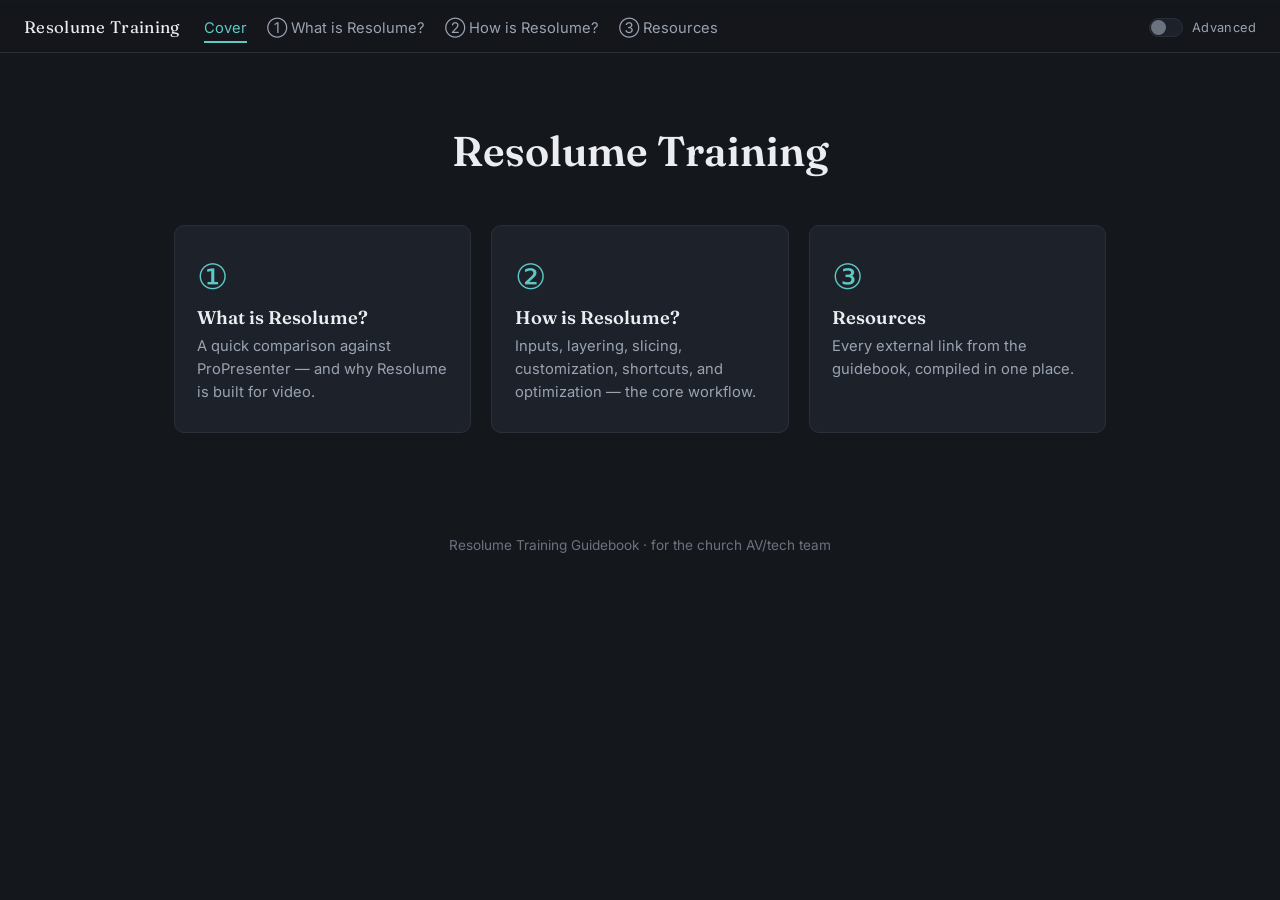
<file: index.html>
<!DOCTYPE html>
<html lang="en">
<head>
<meta charset="UTF-8" />
<meta name="viewport" content="width=device-width, initial-scale=1.0" />
<link rel="icon" href="data:image/svg+xml,<svg xmlns='http://www.w3.org/2000/svg' viewBox='0 0 16 16'><text x='0' y='13' font-size='14'>%F0%9F%8E%9B%EF%B8%8F</text></svg>" />
<title>Resolume Training — A Guidebook</title>
<link rel="preconnect" href="https://fonts.googleapis.com" />
<link rel="preconnect" href="https://fonts.gstatic.com" crossorigin />
<link href="https://fonts.googleapis.com/css2?family=Fraunces:opsz,wght@9..144,400;9..144,600;9..144,700&family=Inter:wght@400;500;600&display=swap" rel="stylesheet" />
<link rel="stylesheet" href="css/style.css" />
</head>
<body>

<div class="progress-bar"></div>

<header class="site-header">
  <div class="brand"><a href="index.html">Resolume Training</a></div>
  <ul class="chapter-nav">
    <li><a href="index.html" class="active">Cover</a></li>
    <li><a href="pages/what-is-resolume.html">① What is Resolume?</a></li>
    <li><a href="pages/how-is-resolume.html">② How is Resolume?</a></li>
    <li><a href="pages/advanced.html">③ Resources</a></li>
  </ul>
  <div class="advanced-toggle">
    <label class="switch">
      <input type="checkbox" id="advanced-mode" />
      <span class="switch-track"><span class="switch-thumb"></span></span>
    </label>
    <span class="switch-label">Advanced</span>
  </div>
</header>

<section class="cover-hero">
  <h1>Resolume Training</h1>
</section>

<div class="chapter-cards">
  <a class="chapter-card" href="pages/what-is-resolume.html">
    <span class="num">①</span>
    <h3>What is Resolume?</h3>
    <p>A quick comparison against ProPresenter — and why Resolume is built for video.</p>
  </a>
  <a class="chapter-card" href="pages/how-is-resolume.html">
    <span class="num">②</span>
    <h3>How is Resolume?</h3>
    <p>Inputs, layering, slicing, customization, shortcuts, and optimization — the core workflow.</p>
  </a>
  <a class="chapter-card" href="pages/advanced.html">
    <span class="num">③</span>
    <h3>Resources</h3>
    <p>Every external link from the guidebook, compiled in one place.</p>
  </a>
</div>

<footer class="site-footer">Resolume Training Guidebook · for the church AV/tech team</footer>

<script src="js/guidebook.js"></script>
</body>
</html>
</file>
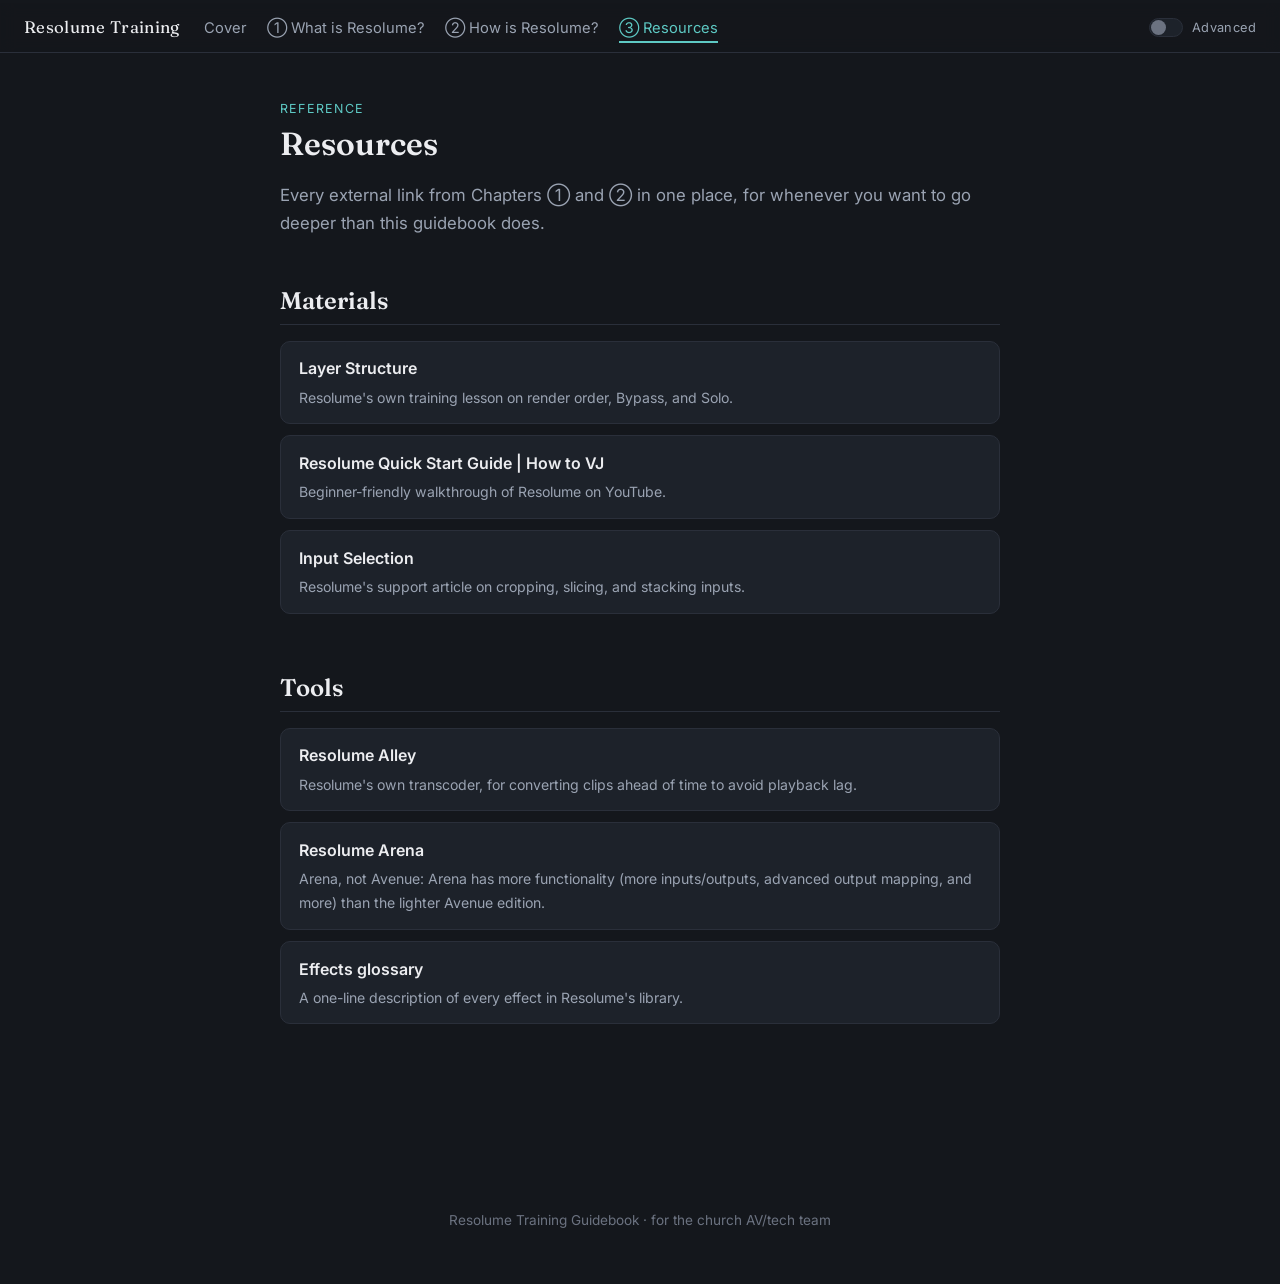
<file: pages/advanced.html>
<!DOCTYPE html>
<html lang="en">
<head>
<meta charset="UTF-8" />
<meta name="viewport" content="width=device-width, initial-scale=1.0" />
<link rel="icon" href="data:image/svg+xml,<svg xmlns='http://www.w3.org/2000/svg' viewBox='0 0 16 16'><text x='0' y='13' font-size='14'>%F0%9F%8E%9B%EF%B8%8F</text></svg>" />
<title>③ Resources — Resolume Training</title>
<link rel="preconnect" href="https://fonts.googleapis.com" />
<link rel="preconnect" href="https://fonts.gstatic.com" crossorigin />
<link href="https://fonts.googleapis.com/css2?family=Fraunces:opsz,wght@9..144,400;9..144,600;9..144,700&family=Inter:wght@400;500;600&display=swap" rel="stylesheet" />
<link rel="stylesheet" href="../css/style.css" />
</head>
<body>

<div class="progress-bar"></div>

<header class="site-header">
  <div class="brand"><a href="../index.html">Resolume Training</a></div>
  <ul class="chapter-nav">
    <li><a href="../index.html">Cover</a></li>
    <li><a href="what-is-resolume.html">① What is Resolume?</a></li>
    <li><a href="how-is-resolume.html">② How is Resolume?</a></li>
    <li><a href="advanced.html" class="active">③ Resources</a></li>
  </ul>
  <div class="advanced-toggle">
    <label class="switch">
      <input type="checkbox" id="advanced-mode" />
      <span class="switch-track"><span class="switch-thumb"></span></span>
    </label>
    <span class="switch-label">Advanced</span>
  </div>
</header>

<main class="chapter-layout no-sidebar">
  <div>
    <div class="chapter-eyebrow">Reference</div>
    <h1>Resources</h1>
    <p class="chapter-intro">
      Every external link from Chapters ① and ② in one place, for whenever you want to go
      deeper than this guidebook does.
    </p>

    <section class="topic" id="materials">
      <h2>Materials</h2>
      <ul class="resource-list">
        <li>
          <a href="https://resolume.com/training/1/2/11" target="_blank" rel="noopener">Layer Structure</a>
          <span class="desc">Resolume's own training lesson on render order, Bypass, and Solo.</span>
        </li>
        <li>
          <a href="https://www.youtube.com/watch?v=U-oZYkVO4wM" target="_blank" rel="noopener">Resolume Quick Start Guide | How to VJ</a>
          <span class="desc">Beginner-friendly walkthrough of Resolume on YouTube.</span>
        </li>
        <li>
          <a href="https://resolume.com/support/en/input-selection" target="_blank" rel="noopener">Input Selection</a>
          <span class="desc">Resolume's support article on cropping, slicing, and stacking inputs.</span>
        </li>
      </ul>
    </section>

    <section class="topic" id="tools">
      <h2>Tools</h2>
      <ul class="resource-list">
        <li>
          <a href="https://resolume.com/software/alley" target="_blank" rel="noopener">Resolume Alley</a>
          <span class="desc">Resolume's own transcoder, for converting clips ahead of time to avoid playback lag.</span>
        </li>
        <li>
          <a href="https://www.resolume.com/download/file?file=Resolume_Arena_7_26_2_rev_8882_Installer.exe" target="_blank" rel="noopener">Resolume Arena</a>
          <span class="desc">Arena, not Avenue: Arena has more functionality (more inputs/outputs, advanced output mapping, and more) than the lighter Avenue edition.</span>
        </li>
        <li>
          <a href="https://docs.google.com/document/d/1-KGruCitOkI9KBaxROBAxvAhDUB-YLRWu9y0PqsOd-8/preview?tab=t.0#heading=h.7beb8171b096" target="_blank" rel="noopener">Effects glossary</a>
          <span class="desc">A one-line description of every effect in Resolume's library.</span>
        </li>
      </ul>
    </section>
  </div>
</main>

<footer class="site-footer">Resolume Training Guidebook · for the church AV/tech team</footer>

<script src="../js/guidebook.js"></script>
</body>
</html>
</file>
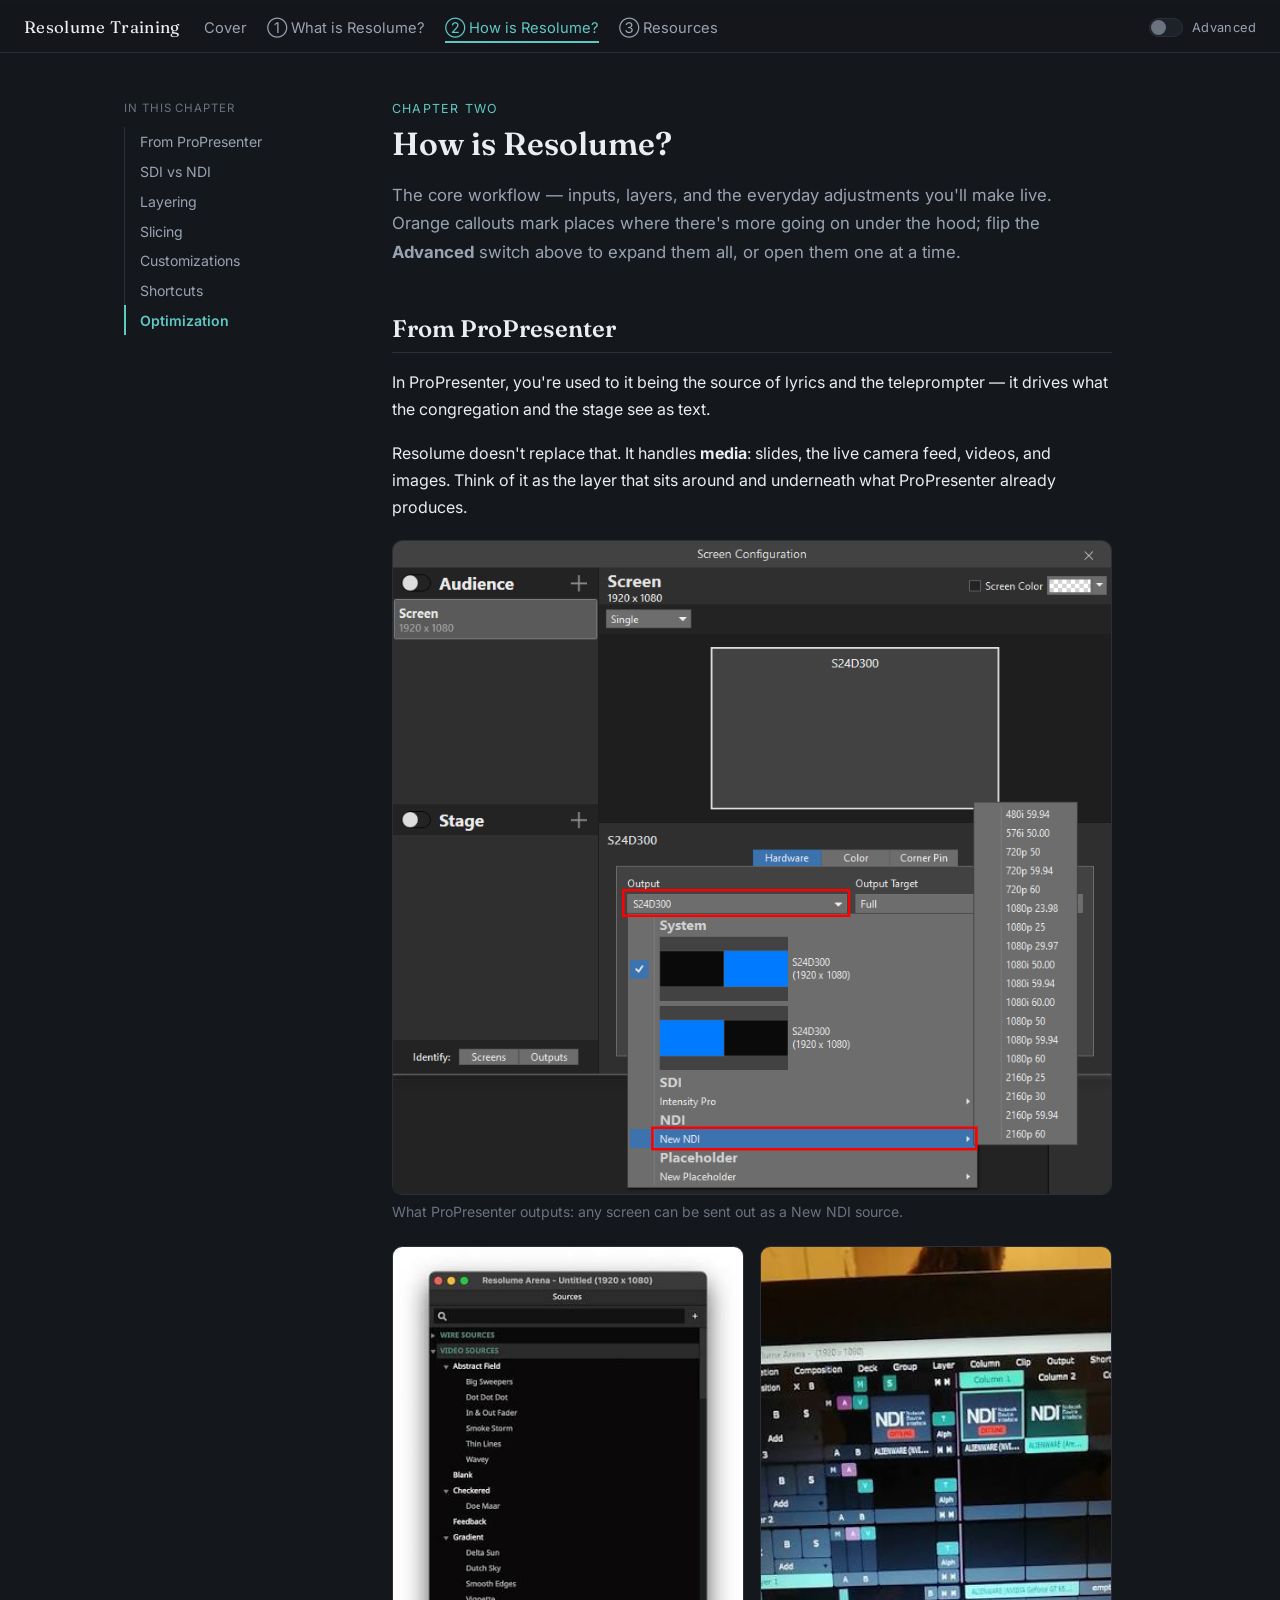
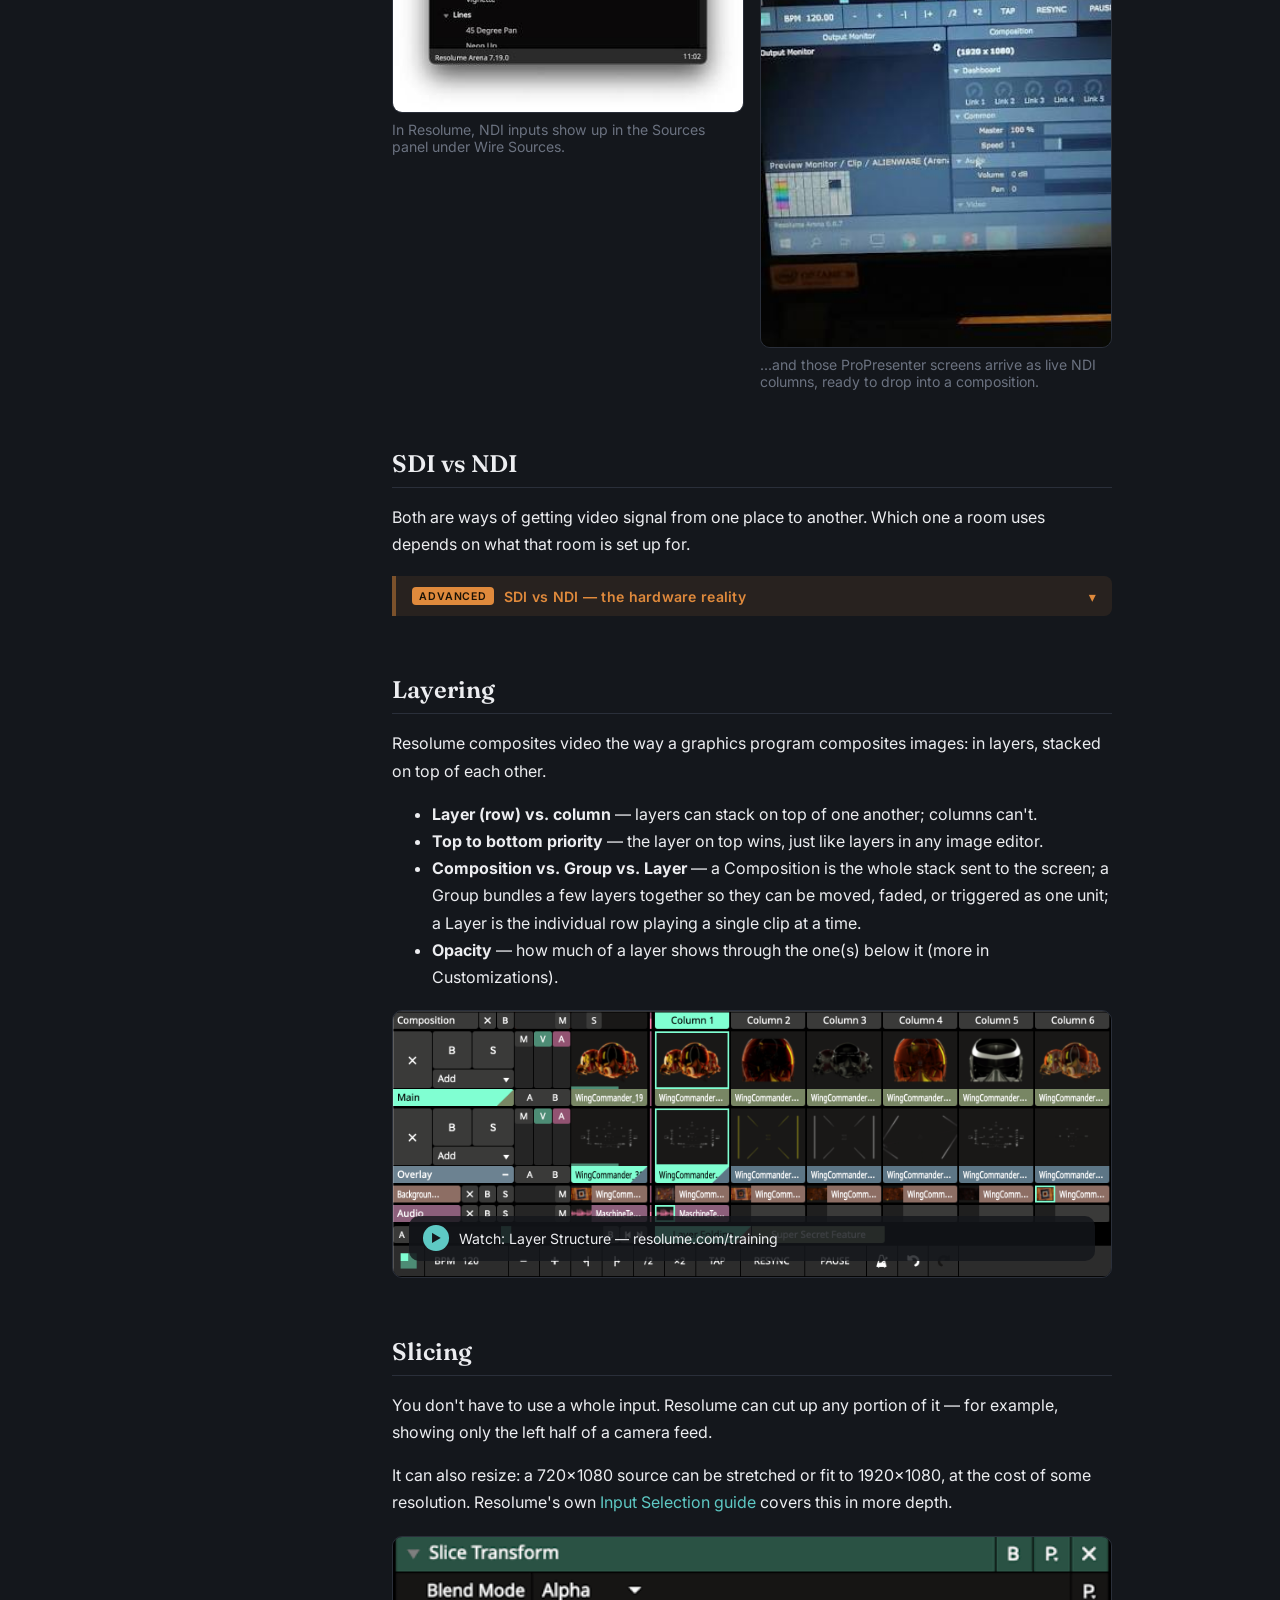
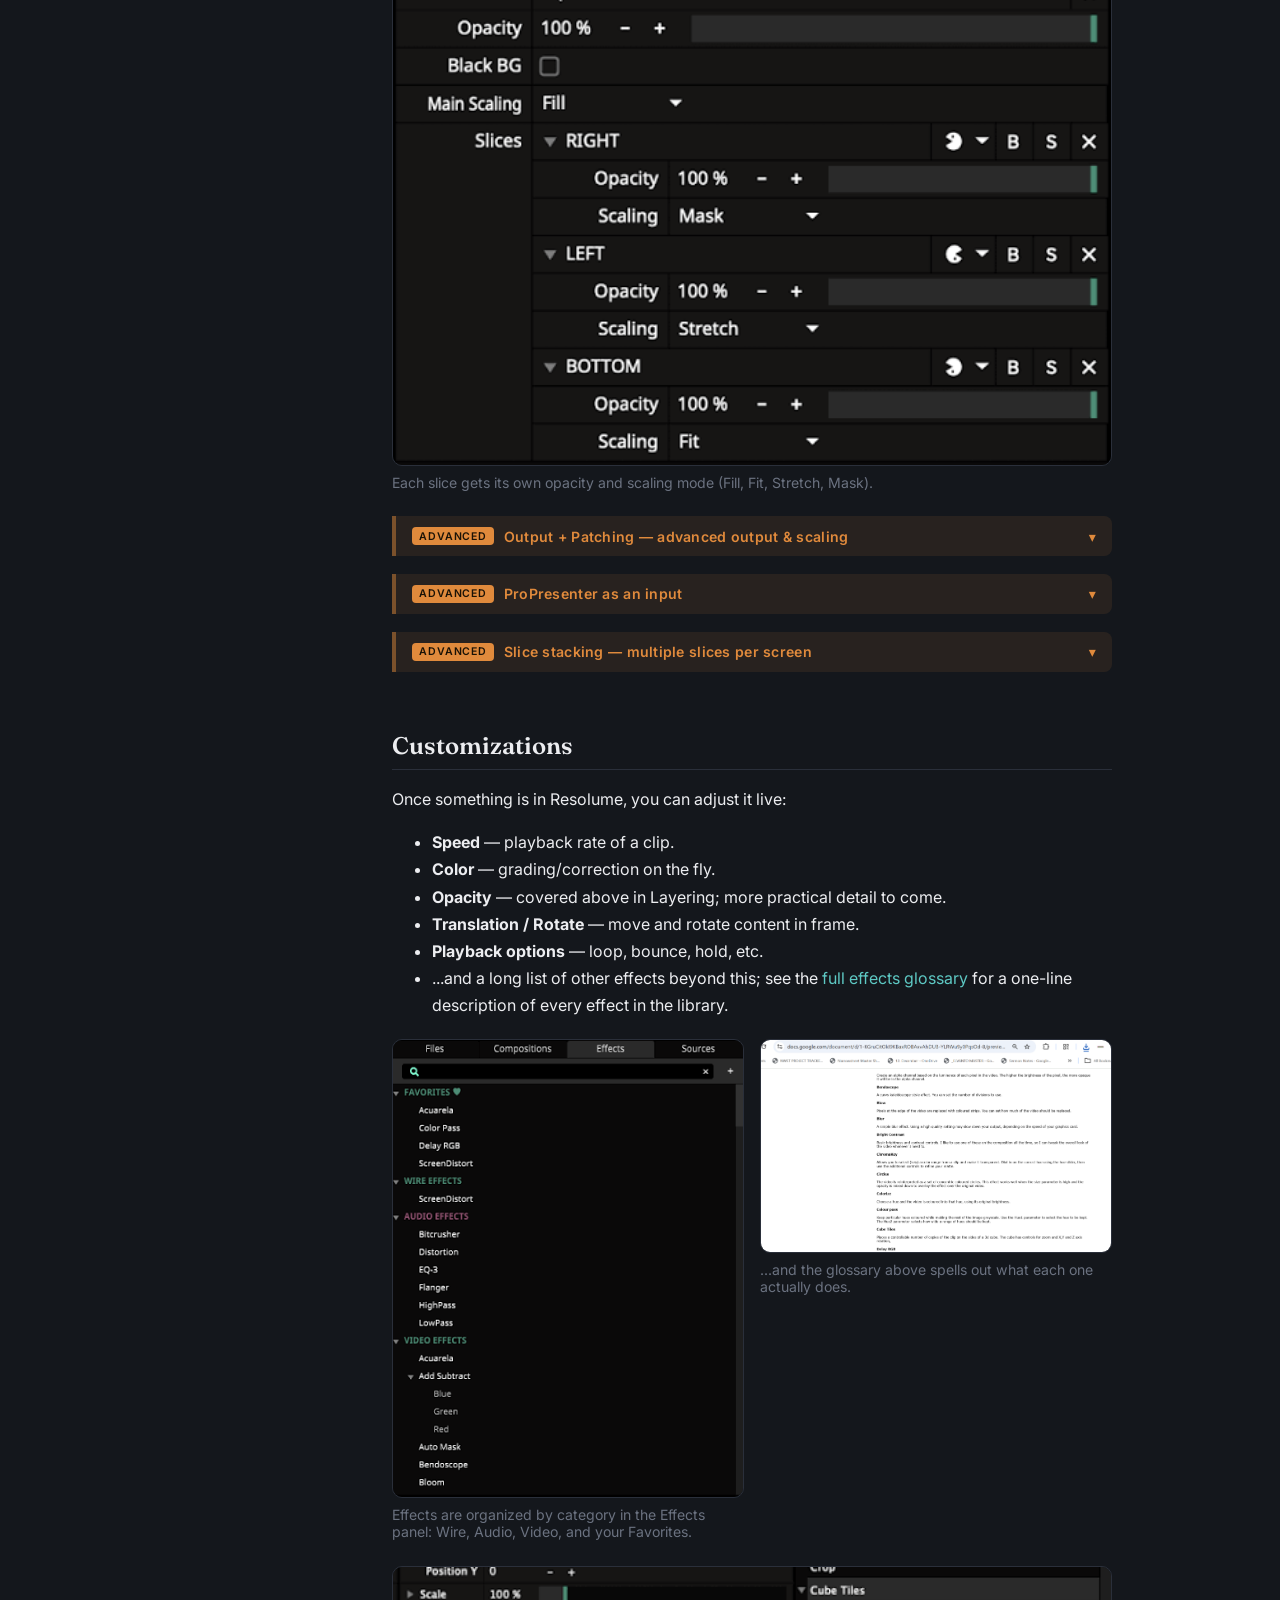
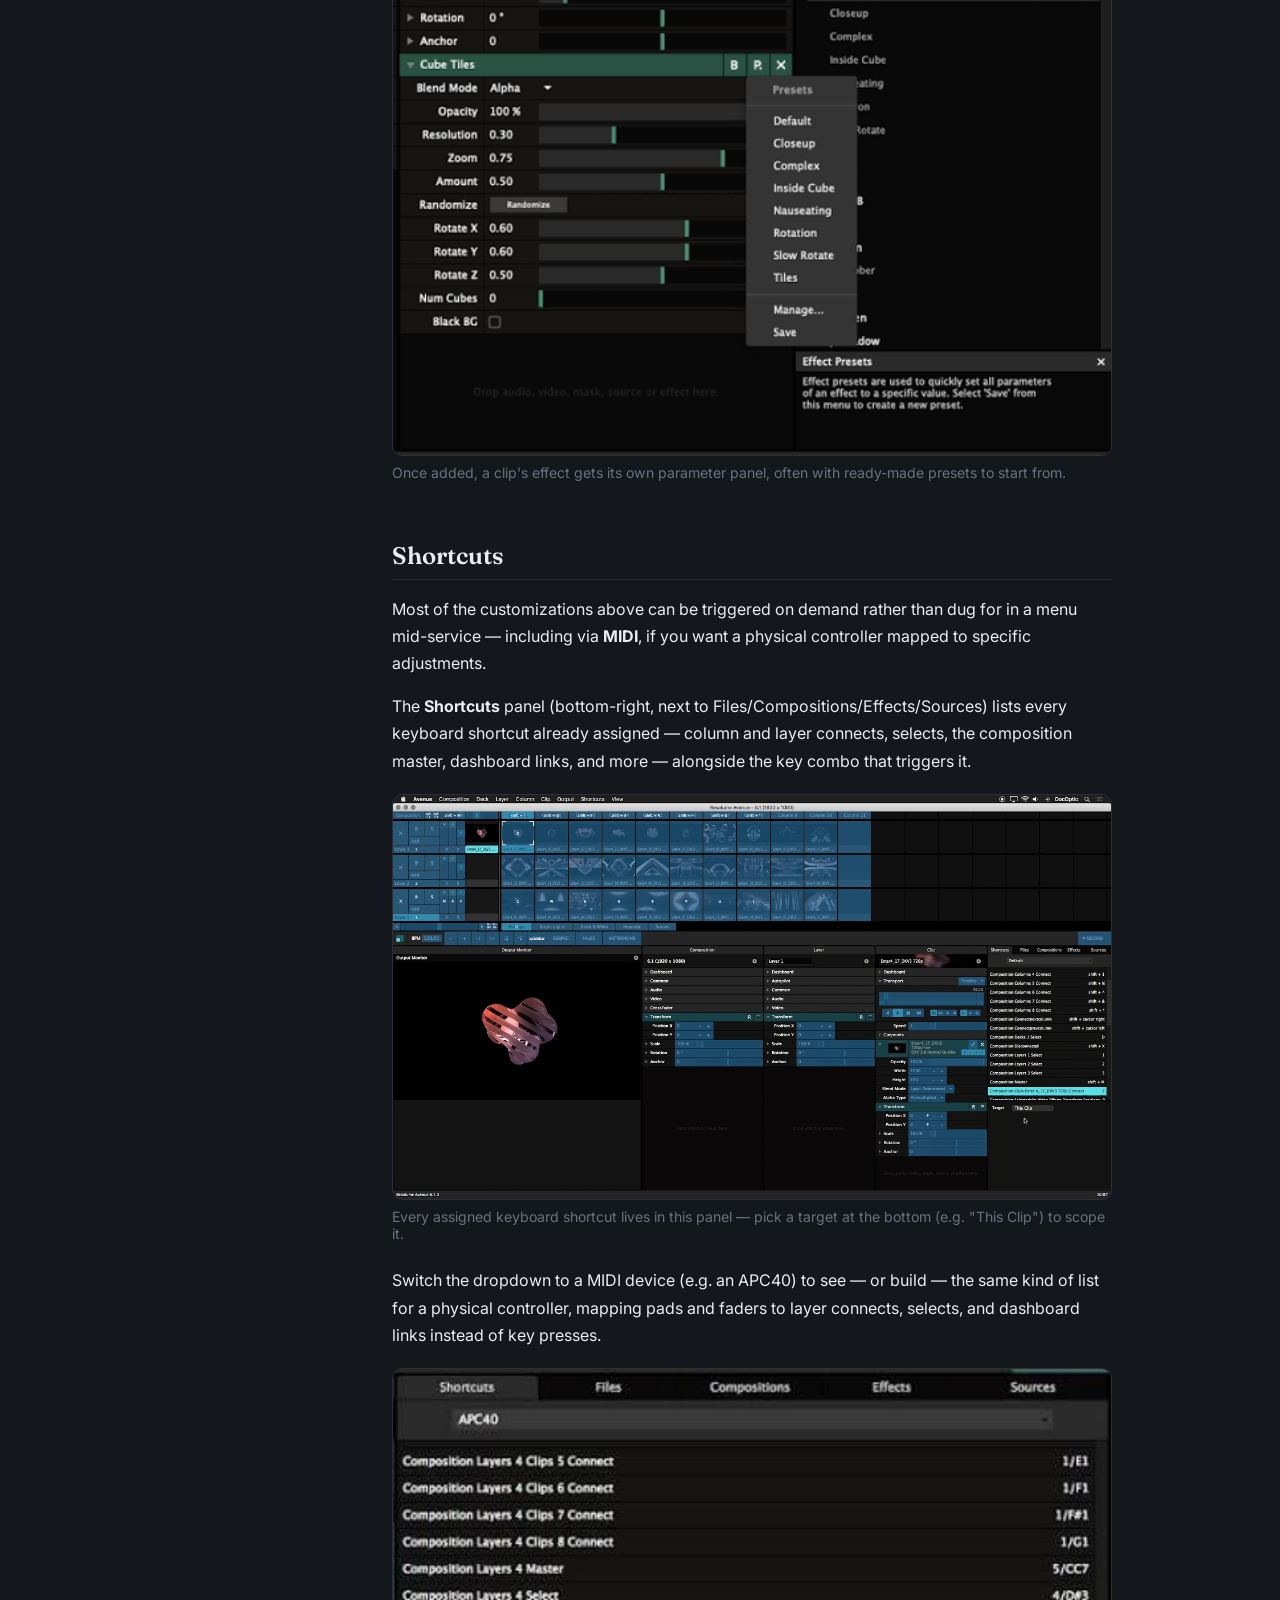
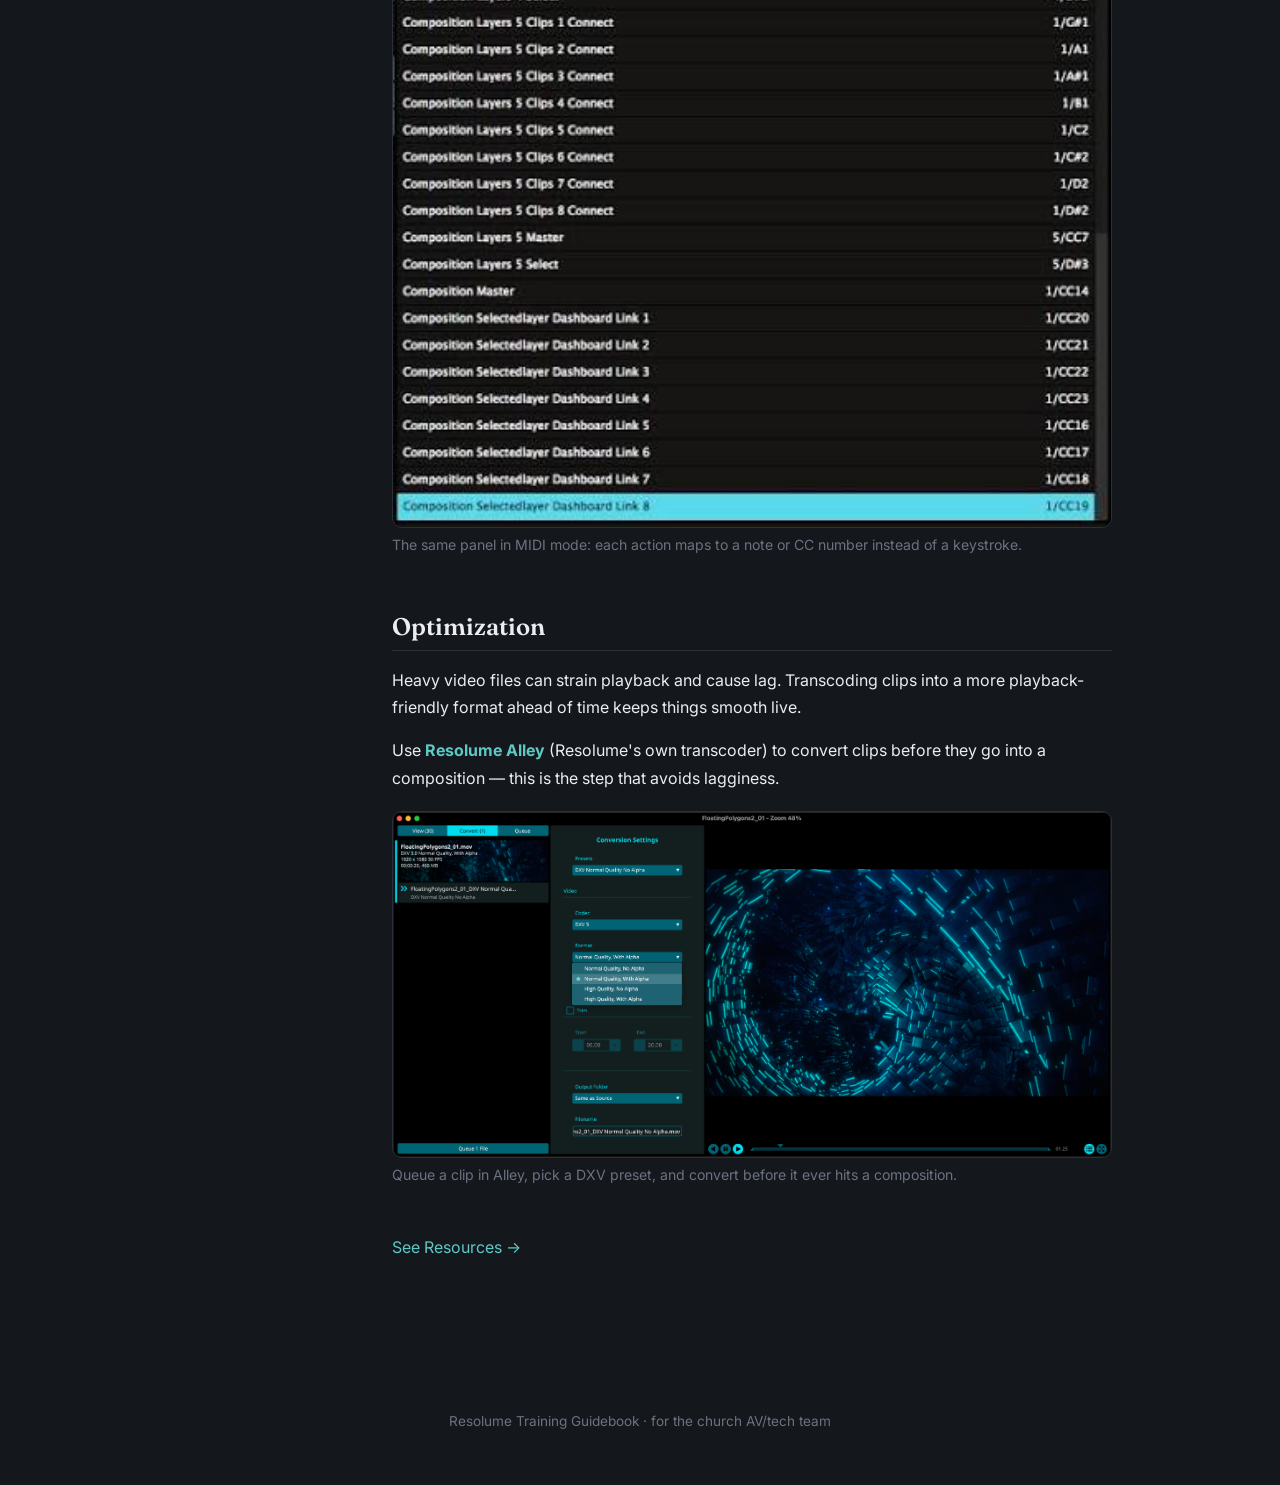
<file: pages/how-is-resolume.html>
<!DOCTYPE html>
<html lang="en">
<head>
<meta charset="UTF-8" />
<meta name="viewport" content="width=device-width, initial-scale=1.0" />
<link rel="icon" href="data:image/svg+xml,<svg xmlns='http://www.w3.org/2000/svg' viewBox='0 0 16 16'><text x='0' y='13' font-size='14'>%F0%9F%8E%9B%EF%B8%8F</text></svg>" />
<title>② How is Resolume? — Resolume Training</title>
<link rel="preconnect" href="https://fonts.googleapis.com" />
<link rel="preconnect" href="https://fonts.gstatic.com" crossorigin />
<link href="https://fonts.googleapis.com/css2?family=Fraunces:opsz,wght@9..144,400;9..144,600;9..144,700&family=Inter:wght@400;500;600&display=swap" rel="stylesheet" />
<link rel="stylesheet" href="../css/style.css" />
</head>
<body>

<div class="progress-bar"></div>

<header class="site-header">
  <div class="brand"><a href="../index.html">Resolume Training</a></div>
  <ul class="chapter-nav">
    <li><a href="../index.html">Cover</a></li>
    <li><a href="what-is-resolume.html">① What is Resolume?</a></li>
    <li><a href="how-is-resolume.html" class="active">② How is Resolume?</a></li>
    <li><a href="advanced.html">③ Resources</a></li>
  </ul>
  <div class="advanced-toggle">
    <label class="switch">
      <input type="checkbox" id="advanced-mode" />
      <span class="switch-track"><span class="switch-thumb"></span></span>
    </label>
    <span class="switch-label">Advanced</span>
  </div>
</header>

<main class="chapter-layout">
  <nav class="toc">
    <div class="toc-label">In this chapter</div>
    <ul>
      <li><a href="#propresenter-bridge">From ProPresenter</a></li>
      <li><a href="#sdi-vs-ndi">SDI vs NDI</a></li>
      <li><a href="#layering">Layering</a></li>
      <li><a href="#slicing">Slicing</a></li>
      <li><a href="#customizations">Customizations</a></li>
      <li><a href="#shortcuts">Shortcuts</a></li>
      <li><a href="#optimization">Optimization</a></li>
    </ul>
  </nav>

  <div>
    <div class="chapter-eyebrow">Chapter Two</div>
    <h1>How is Resolume?</h1>
    <p class="chapter-intro">
      The core workflow — inputs, layers, and the everyday adjustments you'll make live.
      Orange callouts mark places where there's more going on under the hood; flip the
      <strong>Advanced</strong> switch above to expand them all, or open them one at a time.
    </p>

    <section class="topic" id="propresenter-bridge">
      <h2>From ProPresenter</h2>
      <p>
        In ProPresenter, you're used to it being the source of lyrics and the teleprompter —
        it drives what the congregation and the stage see as text.
      </p>
      <p>
        Resolume doesn't replace that. It handles <strong>media</strong>: slides, the live
        camera feed, videos, and images. Think of it as the layer that sits around and
        underneath what ProPresenter already produces.
      </p>

      <figure class="media-shot">
        <img src="../screenshots/propresenter-ndioutput.png" alt="ProPresenter's Screen Configuration with the Output dropdown open, showing New NDI as an output option" />
        <figcaption>What ProPresenter outputs: any screen can be sent out as a New NDI source.</figcaption>
      </figure>

      <div class="media-grid">
        <figure class="media-shot">
          <img src="../screenshots/resolume-videosources.jpg" alt="Resolume's Sources panel with Wire Sources and Video Sources categories" />
          <figcaption>In Resolume, NDI inputs show up in the Sources panel under Wire Sources.</figcaption>
        </figure>
        <figure class="media-shot">
          <img src="../screenshots/resolume-ndi.jpg" alt="Two NDI sources from an Alienware machine appearing as live columns in Resolume" />
          <figcaption>...and those ProPresenter screens arrive as live NDI columns, ready to drop into a composition.</figcaption>
        </figure>
      </div>
    </section>

    <section class="topic" id="sdi-vs-ndi">
      <h2>SDI vs NDI</h2>
      <p>
        Both are ways of getting video signal from one place to another. Which one a room
        uses depends on what that room is set up for.
      </p>

      <div class="callout advanced">
        <button class="callout-toggle" type="button">
          SDI vs NDI — the hardware reality
          <span class="chevron">▾</span>
        </button>
        <div class="callout-body">
          <p>
            <strong>SDI</strong> is a physical connection — a cable. It's stable and
            predictable, but it requires hardware (cabling, converters, a proper run between
            rooms). The main sanctuary uses SDI for this reliability.
          </p>
          <p>
            <strong>NDI</strong> is virtual — it travels over the network instead of a
            dedicated cable. That makes it flexible (no new cable run needed, easy to add a
            source), but it can be unstable if the network isn't set up cleanly for it.
            Sanctuary 2 uses NDI for this flexibility.
          </p>

          <figure class="media-placeholder">
            <div class="frame">
              <span class="icon">🖼</span>
              <strong>Screenshot/diagram needed</strong>
              <span class="desc">Signal path comparison: SDI cable run to the main sanctuary booth vs NDI over the network to Sanctuary 2</span>
            </div>
          </figure>
        </div>
      </div>
    </section>

    <section class="topic" id="layering">
      <h2>Layering</h2>
      <p>
        Resolume composites video the way a graphics program composites images: in layers,
        stacked on top of each other.
      </p>
      <ul>
        <li><strong>Layer (row) vs. column</strong> — layers can stack on top of one another; columns can't.</li>
        <li><strong>Top to bottom priority</strong> — the layer on top wins, just like layers in any image editor.</li>
        <li><strong>Composition vs. Group vs. Layer</strong> — a Composition is the whole stack sent to the screen; a Group bundles a few layers together so they can be moved, faded, or triggered as one unit; a Layer is the individual row playing a single clip at a time.</li>
        <li><strong>Opacity</strong> — how much of a layer shows through the one(s) below it (more in Customizations).</li>
      </ul>

      <a class="video-embed" href="https://resolume.com/training/1/2/11" target="_blank" rel="noopener">
        <img src="../screenshots/resolume-layering.png" alt="Resolume's composition grid with a clip duplicated across layers and columns" />
        <span class="play-badge">
          <span class="play-icon">▶</span>
          Watch: Layer Structure — resolume.com/training
        </span>
      </a>
    </section>

    <section class="topic" id="slicing">
      <h2>Slicing</h2>
      <p>
        You don't have to use a whole input. Resolume can cut up any portion of it — for
        example, showing only the left half of a camera feed.
      </p>
      <p>
        It can also resize: a 720×1080 source can be stretched or fit to 1920×1080, at the
        cost of some resolution. Resolume's own
        <a href="https://resolume.com/support/en/input-selection" target="_blank" rel="noopener">Input Selection guide</a>
        covers this in more depth.
      </p>

      <figure class="media-shot">
        <img src="../screenshots/resolume-transform.png" alt="Resolume's Slice Transform panel with Blend Mode, Opacity, Main Scaling, and per-slice scaling for Right, Left, and Bottom" />
        <figcaption>Each slice gets its own opacity and scaling mode (Fill, Fit, Stretch, Mask).</figcaption>
      </figure>

      <div class="callout advanced">
        <button class="callout-toggle" type="button">
          Output + Patching — advanced output &amp; scaling
          <span class="chevron">▾</span>
        </button>
        <div class="callout-body">
          <p>
            Beyond simple resizing, Resolume's Advanced Output screen lets you patch and
            scale your composition onto specific physical outputs — useful once you're
            feeding more than one screen or a non-standard resolution.
          </p>

          <figure class="media-shot">
            <img src="../screenshots/resolume-input.png" alt="Resolume's Input Selection and Output Transformation screen with Screen 1 and Screen 2 listed, each carrying multiple slices" />
            <figcaption>The Advanced Output screen: Input Selection on the left, Output Transformation warping the result on the right.</figcaption>
          </figure>
        </div>
      </div>

      <div class="callout advanced">
        <button class="callout-toggle" type="button">
          ProPresenter as an input
          <span class="chevron">▾</span>
        </button>
        <div class="callout-body">
          <p>
            ProPresenter's live output (its "Live Feed") is, from Resolume's perspective,
            just another input — one that can be triggered, layered, and customized exactly
            like a video clip or camera feed.
          </p>
        </div>
      </div>

      <div class="callout advanced">
        <button class="callout-toggle" type="button">
          Slice stacking — multiple slices per screen
          <span class="chevron">▾</span>
        </button>
        <div class="callout-body">
          <p>
            A screen isn't limited to one slice either. Think of the composition as a pie: each
            slice carves out a region to send to a different output, at any size or shape, and
            you can stack as many slices per screen as you need.
          </p>

          <figure class="media-shot">
            <img src="../screenshots/resolume-slicestack.png" alt="Resolume's slice list: Screen 1 with Center Rotated, Horizontal Strip, and Vertical Strip slices; Screen 2 with Triangle and FullScreen slices" />
            <figcaption>One screen, several slices: Screen 1 carries three, Screen 2 carries two, each its own shape.</figcaption>
          </figure>
        </div>
      </div>
    </section>

    <section class="topic" id="customizations">
      <h2>Customizations</h2>
      <p>Once something is in Resolume, you can adjust it live:</p>
      <ul>
        <li><strong>Speed</strong> — playback rate of a clip.</li>
        <li><strong>Color</strong> — grading/correction on the fly.</li>
        <li><strong>Opacity</strong> — covered above in Layering; more practical detail to come.</li>
        <li><strong>Translation / Rotate</strong> — move and rotate content in frame.</li>
        <li><strong>Playback options</strong> — loop, bounce, hold, etc.</li>
        <li>
          ...and a long list of other effects beyond this; see the
          <a href="https://docs.google.com/document/d/1-KGruCitOkI9KBaxROBAxvAhDUB-YLRWu9y0PqsOd-8/preview?tab=t.0#heading=h.7beb8171b096" target="_blank" rel="noopener">full effects glossary</a>
          for a one-line description of every effect in the library.
        </li>
      </ul>

      <div class="media-grid">
        <figure class="media-shot">
          <img src="../screenshots/resolume-effectslibrary.png" alt="Resolume's Effects panel listing Favorites, Wire, Audio, and Video effect categories" />
          <figcaption>Effects are organized by category in the Effects panel: Wire, Audio, Video, and your Favorites.</figcaption>
        </figure>
        <figure class="media-shot">
          <img src="../screenshots/resolume-effectsguide.png" alt="Effects glossary document describing what each effect does, e.g. Bendoscope, Blow, Blur, ChromaKey" />
          <figcaption>...and the glossary above spells out what each one actually does.</figcaption>
        </figure>
      </div>

      <figure class="media-shot">
        <img src="../screenshots/resolume-effects1.png" alt="A clip's Cube Tiles effect parameters with a Presets menu open (Default, Closeup, Complex, Inside Cube, Rotation, etc.)" />
        <figcaption>Once added, a clip's effect gets its own parameter panel, often with ready-made presets to start from.</figcaption>
      </figure>
    </section>

    <section class="topic" id="shortcuts">
      <h2>Shortcuts</h2>
      <p>
        Most of the customizations above can be triggered on demand rather than dug for in a
        menu mid-service — including via <strong>MIDI</strong>, if you want a physical
        controller mapped to specific adjustments.
      </p>
      <p>
        The <strong>Shortcuts</strong> panel (bottom-right, next to Files/Compositions/Effects/Sources)
        lists every keyboard shortcut already assigned — column and layer connects, selects, the
        composition master, dashboard links, and more — alongside the key combo that triggers it.
      </p>

      <figure class="media-shot">
        <img src="../screenshots/resolume-shortcutmode.jpg" alt="Resolume's Shortcuts panel listing keyboard shortcuts like Composition Columns 4 Connect (shift + $) and Composition Layers 1 Select (1)" />
        <figcaption>Every assigned keyboard shortcut lives in this panel — pick a target at the bottom (e.g. "This Clip") to scope it.</figcaption>
      </figure>

      <p>
        Switch the dropdown to a MIDI device (e.g. an APC40) to see — or build — the same kind
        of list for a physical controller, mapping pads and faders to layer connects, selects,
        and dashboard links instead of key presses.
      </p>

      <figure class="media-shot">
        <img src="../screenshots/resolume-shortcutlist.jpg" alt="Resolume's Shortcuts panel switched to APC40 MIDI mode, listing MIDI note/CC assignments for layer connects, master, and dashboard links" />
        <figcaption>The same panel in MIDI mode: each action maps to a note or CC number instead of a keystroke.</figcaption>
      </figure>
    </section>

    <section class="topic" id="optimization">
      <h2>Optimization</h2>
      <p>
        Heavy video files can strain playback and cause lag. Transcoding clips into a more
        playback-friendly format ahead of time keeps things smooth live.
      </p>
      <p>
        Use <a href="https://resolume.com/software/alley" target="_blank" rel="noopener"><strong>Resolume Alley</strong></a>
        (Resolume's own transcoder) to convert clips before they go into a composition —
        this is the step that avoids lagginess.
      </p>

      <figure class="media-shot">
        <img src="../screenshots/resolume-alley.png" alt="Resolume Alley's conversion settings, encoding a clip to DXV3 Normal Quality with Alpha" />
        <figcaption>Queue a clip in Alley, pick a DXV preset, and convert before it ever hits a composition.</figcaption>
      </figure>
    </section>

    <p><a href="advanced.html">See Resources →</a></p>
  </div>
</main>

<footer class="site-footer">Resolume Training Guidebook · for the church AV/tech team</footer>

<script src="../js/guidebook.js"></script>
</body>
</html>
</file>
<file: css/style.css>
/* ===== Resolume Training Guidebook — shared styles ===== */

:root {
  --bg: #14171c;
  --bg-raised: #1a1e25;
  --bg-card: #1d222a;
  --border: #2a2f3a;
  --text: #ecedf0;
  --text-dim: #9aa3b2;
  --text-faint: #6b7280;

  --accent: #5ec9c4;          /* general UI accent: links, active states, progress bar */
  --accent-soft: rgba(94, 201, 196, 0.12);

  --advanced: #e08a3c;        /* reserved ONLY for "advanced / building upon" callouts */
  --advanced-soft: rgba(224, 138, 60, 0.1);
  --advanced-border: rgba(224, 138, 60, 0.45);

  --serif: "Fraunces", Georgia, "Iowan Old Style", serif;
  --sans: "Inter", -apple-system, "Segoe UI", system-ui, sans-serif;

  --max-text: 720px;
  --radius: 10px;
}

* { box-sizing: border-box; }

html, body {
  margin: 0;
  padding: 0;
  background: var(--bg);
  color: var(--text);
  font-family: var(--sans);
  scroll-behavior: smooth;
}

body { padding-top: 3px; } /* room for progress bar */

h1, h2, h3, h4 {
  font-family: var(--serif);
  font-weight: 600;
  line-height: 1.25;
  margin: 0 0 0.5em;
}

p { line-height: 1.7; color: var(--text); }

a { color: var(--accent); text-decoration: none; }
a:hover { text-decoration: underline; }

/* ---------- progress bar ---------- */
.progress-bar {
  position: fixed;
  top: 0; left: 0;
  height: 3px;
  width: 0%;
  background: var(--accent);
  z-index: 200;
  transition: width 80ms linear;
}

/* ---------- site header / top nav ---------- */
.site-header {
  position: sticky;
  top: 0;
  z-index: 100;
  display: flex;
  align-items: center;
  gap: 1.5rem;
  padding: 0.9rem 1.5rem;
  background: rgba(20, 23, 28, 0.85);
  backdrop-filter: blur(8px);
  border-bottom: 1px solid var(--border);
}

.brand {
  font-family: var(--serif);
  font-size: 1.05rem;
  letter-spacing: 0.02em;
  color: var(--text);
}
.brand a { color: inherit; }
.brand a:hover { text-decoration: none; color: var(--accent); }

.chapter-nav {
  display: flex;
  gap: 1.25rem;
  list-style: none;
  margin: 0 auto 0 0;
  padding: 0;
  font-size: 0.92rem;
}

.chapter-nav a {
  color: var(--text-dim);
  padding: 0.3rem 0;
  border-bottom: 2px solid transparent;
}

.chapter-nav a:hover { color: var(--text); text-decoration: none; }
.chapter-nav a.active {
  color: var(--accent);
  border-bottom-color: var(--accent);
}

/* ---------- global "Advanced mode" toggle ---------- */
.advanced-toggle {
  display: flex;
  align-items: center;
  gap: 0.55rem;
  font-size: 0.8rem;
  letter-spacing: 0.03em;
  color: var(--text-dim);
  white-space: nowrap;
}

.advanced-toggle .switch {
  position: relative;
  display: inline-block;
  width: 34px;
  height: 19px;
  flex-shrink: 0;
}

.advanced-toggle .switch input {
  position: absolute;
  inset: 0;
  opacity: 0;
  margin: 0;
  cursor: pointer;
}

.advanced-toggle .switch-track {
  position: absolute;
  inset: 0;
  background: var(--bg-card);
  border: 1px solid var(--border);
  border-radius: 999px;
  transition: background 180ms ease, border-color 180ms ease;
}

.advanced-toggle .switch-thumb {
  position: absolute;
  top: 1px;
  left: 1px;
  width: 15px;
  height: 15px;
  border-radius: 50%;
  background: var(--text-faint);
  transition: transform 180ms ease, background 180ms ease;
}

.advanced-toggle .switch input:checked ~ .switch-track {
  background: var(--advanced-soft);
  border-color: var(--advanced-border);
}

.advanced-toggle .switch input:checked ~ .switch-track .switch-thumb {
  transform: translateX(15px);
  background: var(--advanced);
}

.advanced-toggle .switch input:focus-visible ~ .switch-track {
  outline: 2px solid var(--accent);
  outline-offset: 2px;
}

body.advanced-mode .advanced-toggle .switch-label { color: var(--advanced); }

/* ---------- cover page ---------- */
.cover-hero {
  max-width: 760px;
  margin: 4.5rem auto 3rem;
  padding: 0 1.5rem;
  text-align: center;
}

.cover-hero h1 {
  font-size: 2.6rem;
  margin-bottom: 0.4em;
}

.cover-hero .subtitle {
  color: var(--text-dim);
  font-size: 1.1rem;
  max-width: 560px;
  margin: 0 auto 1.6rem;
  line-height: 1.7;
}

.chapter-cards {
  display: grid;
  grid-template-columns: repeat(3, 1fr);
  gap: 1.25rem;
  max-width: 980px;
  margin: 0 auto 4rem;
  padding: 0 1.5rem;
}

.chapter-card {
  display: block;
  background: var(--bg-card);
  border: 1px solid var(--border);
  border-radius: var(--radius);
  padding: 1.8rem 1.4rem;
  text-align: left;
  transition: transform 180ms ease, border-color 180ms ease, box-shadow 180ms ease;
}

.chapter-card:hover {
  transform: translateY(-3px);
  border-color: var(--accent);
  box-shadow: 0 10px 30px -12px rgba(94, 201, 196, 0.25);
  text-decoration: none;
}

.chapter-card .num {
  font-family: var(--serif);
  font-size: 2.2rem;
  color: var(--accent);
  display: block;
  margin-bottom: 0.5rem;
}

.chapter-card h3 {
  font-size: 1.15rem;
  margin-bottom: 0.4rem;
  color: var(--text);
}

.chapter-card p {
  font-size: 0.92rem;
  color: var(--text-dim);
  margin: 0;
  line-height: 1.55;
}

@media (max-width: 760px) {
  .chapter-cards { grid-template-columns: 1fr; }
}

/* ---------- chapter layout (sidebar + reading column) ---------- */
.chapter-layout {
  display: grid;
  grid-template-columns: 220px minmax(0, var(--max-text));
  gap: 3rem;
  max-width: 1080px;
  margin: 0 auto;
  padding: 3rem 1.5rem 6rem;
  align-items: start;
}

.chapter-layout.no-sidebar {
  grid-template-columns: minmax(0, var(--max-text));
  justify-content: center;
}

.toc {
  position: sticky;
  top: 5.5rem;
  font-size: 0.88rem;
}

.toc .toc-label {
  text-transform: uppercase;
  letter-spacing: 0.08em;
  font-size: 0.72rem;
  color: var(--text-faint);
  margin-bottom: 0.75rem;
}

.toc ul {
  list-style: none;
  margin: 0;
  padding: 0;
  border-left: 1px solid var(--border);
}

.toc li { margin: 0; }

.toc a {
  display: block;
  color: var(--text-dim);
  padding: 0.4rem 0 0.4rem 0.9rem;
  border-left: 2px solid transparent;
  margin-left: -1px;
  transition: color 150ms ease, border-color 150ms ease;
}

.toc a:hover { color: var(--text); text-decoration: none; }

.toc a.active {
  color: var(--accent);
  border-left-color: var(--accent);
  font-weight: 600;
}

.chapter-intro {
  color: var(--text-dim);
  font-size: 1.05rem;
  margin-bottom: 2.5rem;
}

.chapter-eyebrow {
  font-family: var(--sans);
  text-transform: uppercase;
  letter-spacing: 0.1em;
  font-size: 0.78rem;
  color: var(--accent);
  margin-bottom: 0.5rem;
}

section.topic {
  margin-bottom: 3.2rem;
  padding-top: 0.5rem;
  scroll-margin-top: 5.5rem;
}

section.topic h2 {
  font-size: 1.5rem;
  border-bottom: 1px solid var(--border);
  padding-bottom: 0.5rem;
  margin-bottom: 1rem;
}

section.topic ul, section.topic li { line-height: 1.7; }

/* ---------- collapsible "advanced" callouts ---------- */
.callout.advanced {
  border-left: 4px solid var(--advanced-border);
  background: var(--advanced-soft);
  border-radius: 0 8px 8px 0;
  margin: 1.1rem 0;
  overflow: hidden;
}

.callout-toggle {
  width: 100%;
  display: flex;
  align-items: center;
  gap: 0.6rem;
  background: none;
  border: none;
  color: var(--advanced);
  font-family: var(--sans);
  font-size: 0.88rem;
  font-weight: 600;
  letter-spacing: 0.02em;
  text-align: left;
  padding: 0.7rem 1rem;
  cursor: pointer;
}

.callout-toggle::before {
  content: "ADVANCED";
  font-size: 0.66rem;
  letter-spacing: 0.08em;
  background: var(--advanced);
  color: #1a1206;
  padding: 0.15rem 0.45rem;
  border-radius: 4px;
}

.callout-toggle .chevron {
  margin-left: auto;
  transition: transform 180ms ease;
  color: var(--advanced);
}

.callout.open .callout-toggle .chevron { transform: rotate(180deg); }

.callout-body {
  max-height: 0;
  overflow: hidden;
  transition: max-height 220ms ease;
  padding: 0 1rem;
}

.callout-body > :first-child { margin-top: 0; }
.callout-body > :last-child { margin-bottom: 0; }

.callout.open .callout-body {
  padding-bottom: 1rem;
}

.callout-body p, .callout-body li { color: var(--text); font-size: 0.96rem; }

/* ---------- media placeholder (screenshot/gif slots to be filled in) ---------- */
.media-placeholder {
  margin: 1.2rem 0 1.6rem;
}

.media-placeholder .frame {
  border: 1px dashed var(--border);
  border-radius: var(--radius);
  background: var(--bg-raised);
  aspect-ratio: 16 / 9;
  display: flex;
  flex-direction: column;
  align-items: center;
  justify-content: center;
  gap: 0.4rem;
  color: var(--text-faint);
  text-align: center;
  padding: 1rem 1.5rem;
}

.media-placeholder .frame .icon { font-size: 1.7rem; }

.media-placeholder .frame strong {
  color: var(--text-dim);
  font-size: 0.82rem;
  text-transform: uppercase;
  letter-spacing: 0.06em;
}

.media-placeholder .frame span.desc {
  font-size: 0.88rem;
  max-width: 420px;
}

/* ---------- video link card (links out to a hosted lesson; can't be iframed) ---------- */
.video-embed {
  display: block;
  position: relative;
  margin: 1.2rem 0 1.6rem;
  border-radius: var(--radius);
  overflow: hidden;
  border: 1px solid var(--border);
}

.video-embed img {
  display: block;
  width: 100%;
}

.video-embed .play-badge {
  position: absolute;
  left: 1rem;
  bottom: 1rem;
  right: 1rem;
  display: flex;
  align-items: center;
  gap: 0.6rem;
  padding: 0.6rem 0.9rem;
  border-radius: var(--radius);
  background: rgba(20, 23, 28, 0.82);
  color: var(--text);
  font-size: 0.88rem;
}

.video-embed .play-badge .play-icon {
  display: inline-flex;
  align-items: center;
  justify-content: center;
  width: 1.6rem;
  height: 1.6rem;
  border-radius: 50%;
  background: var(--accent);
  color: var(--bg);
  font-size: 0.7rem;
  flex-shrink: 0;
}

.video-embed:hover .play-badge { background: rgba(20, 23, 28, 0.95); }

/* ---------- real screenshot figures ---------- */
.media-shot {
  margin: 1.2rem 0 1.6rem;
}

.media-shot img {
  display: block;
  width: 100%;
  border: 1px solid var(--border);
  border-radius: var(--radius);
}

.media-shot figcaption {
  margin-top: 0.5rem;
  font-size: 0.88rem;
  color: var(--text-faint);
}

.media-grid {
  display: grid;
  grid-template-columns: 1fr 1fr;
  gap: 1rem;
  margin: 1.2rem 0 1.6rem;
}

.media-grid .media-shot { margin: 0; }

@media (max-width: 760px) {
  .media-grid { grid-template-columns: 1fr; }
}

/* ---------- resource link cards (Resources page) ---------- */
.resource-list {
  list-style: none;
  margin: 1rem 0 2rem;
  padding: 0;
  display: flex;
  flex-direction: column;
  gap: 0.7rem;
}

.resource-list li {
  background: var(--bg-card);
  border: 1px solid var(--border);
  border-radius: var(--radius);
  padding: 0.85rem 1.1rem;
  transition: border-color 150ms ease;
}

.resource-list li:hover { border-color: var(--accent); }

.resource-list a {
  font-weight: 600;
  color: var(--text);
}

.resource-list a:hover { color: var(--accent); }

.resource-list .desc {
  display: block;
  margin-top: 0.2rem;
  color: var(--text-dim);
  font-size: 0.88rem;
}

/* ---------- "coming soon" placeholder cards (Chapter 3) ---------- */
.placeholder-card {
  border: 1px dashed var(--border);
  border-radius: var(--radius);
  padding: 1.4rem 1.3rem;
  color: var(--text-faint);
  font-size: 0.94rem;
  display: flex;
  gap: 0.8rem;
  align-items: flex-start;
}

.placeholder-card .icon {
  font-size: 1.1rem;
  color: var(--text-faint);
  line-height: 1.4;
}

/* ---------- open question / TODO note ---------- */
.open-question {
  border: 1px dashed var(--text-faint);
  border-radius: var(--radius);
  padding: 0.9rem 1.1rem;
  font-size: 0.9rem;
  color: var(--text-dim);
  margin-top: 0.8rem;
}

.open-question strong { color: var(--text); }

/* ---------- footer ---------- */
.site-footer {
  text-align: center;
  color: var(--text-faint);
  font-size: 0.85rem;
  padding: 2.5rem 1.5rem 3.5rem;
}

@media (max-width: 880px) {
  .chapter-layout {
    grid-template-columns: minmax(0, var(--max-text));
  }
  .toc { display: none; }
}
</file>
